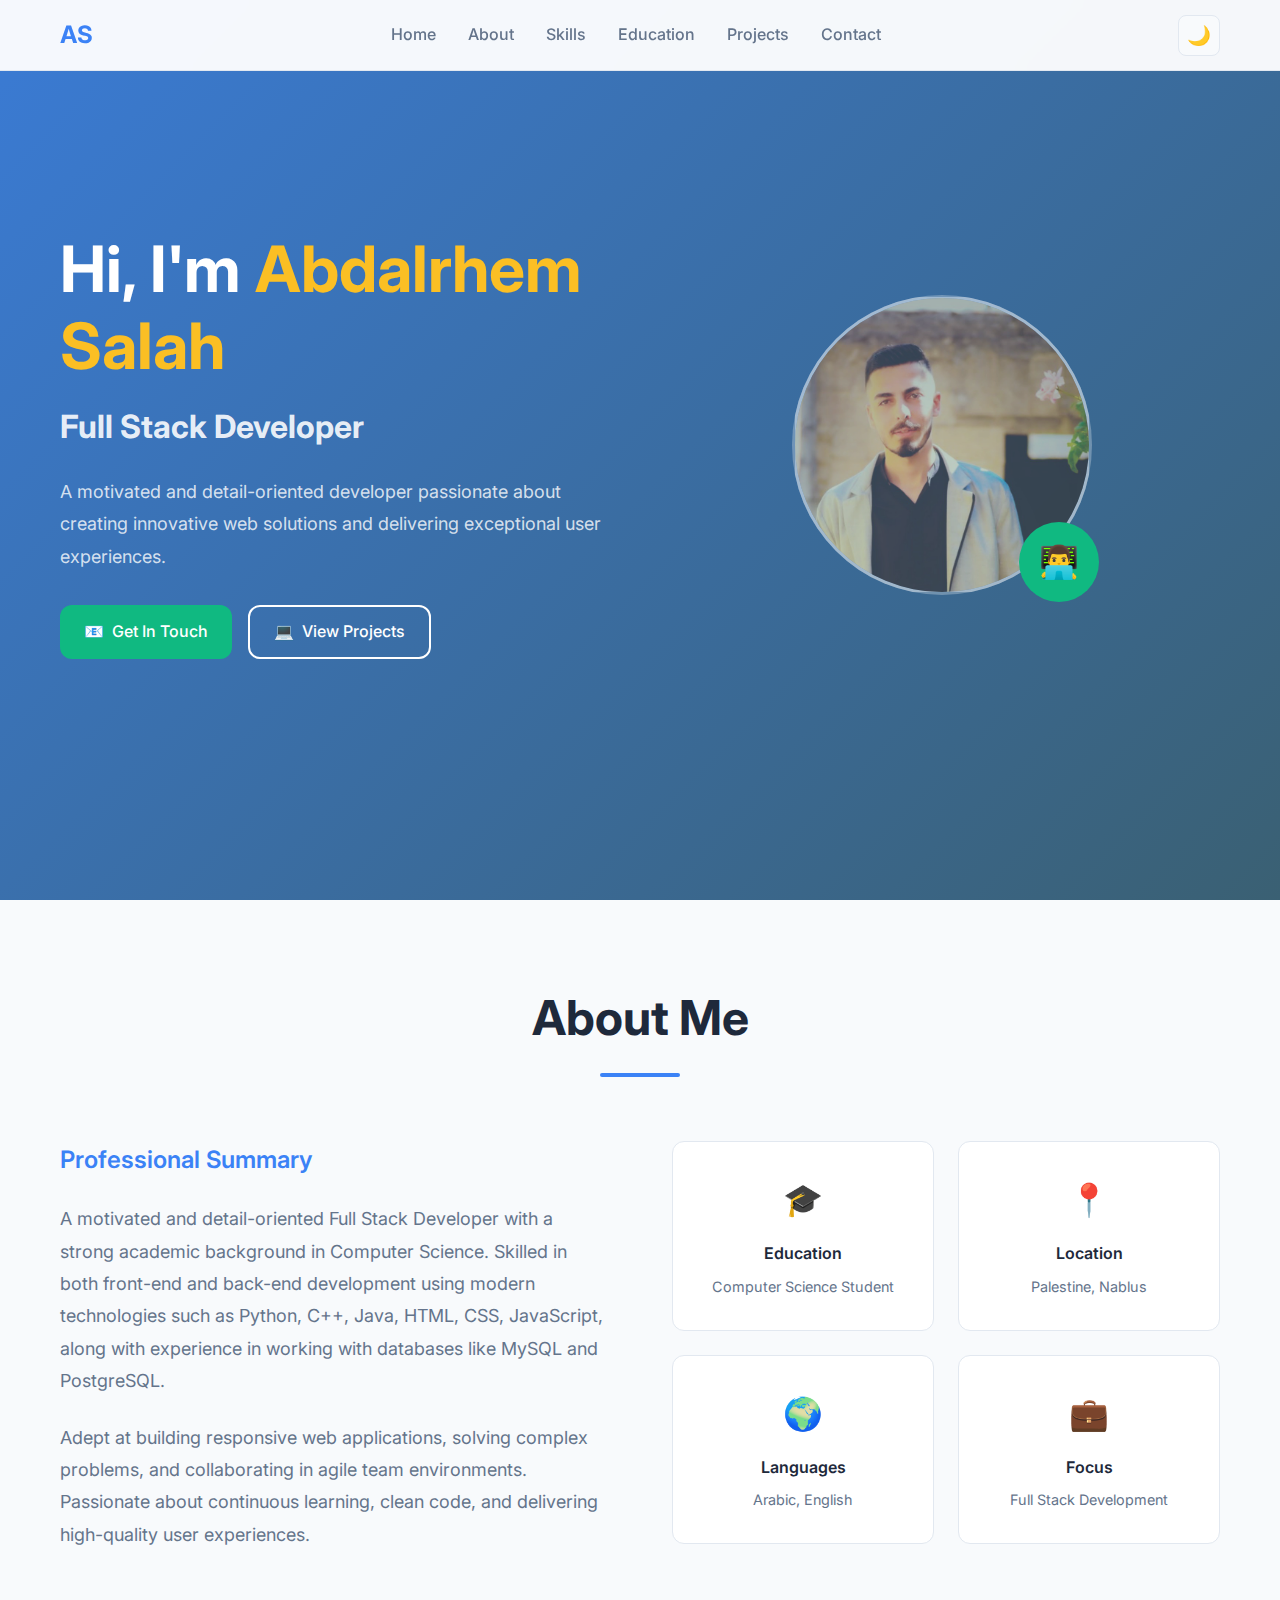
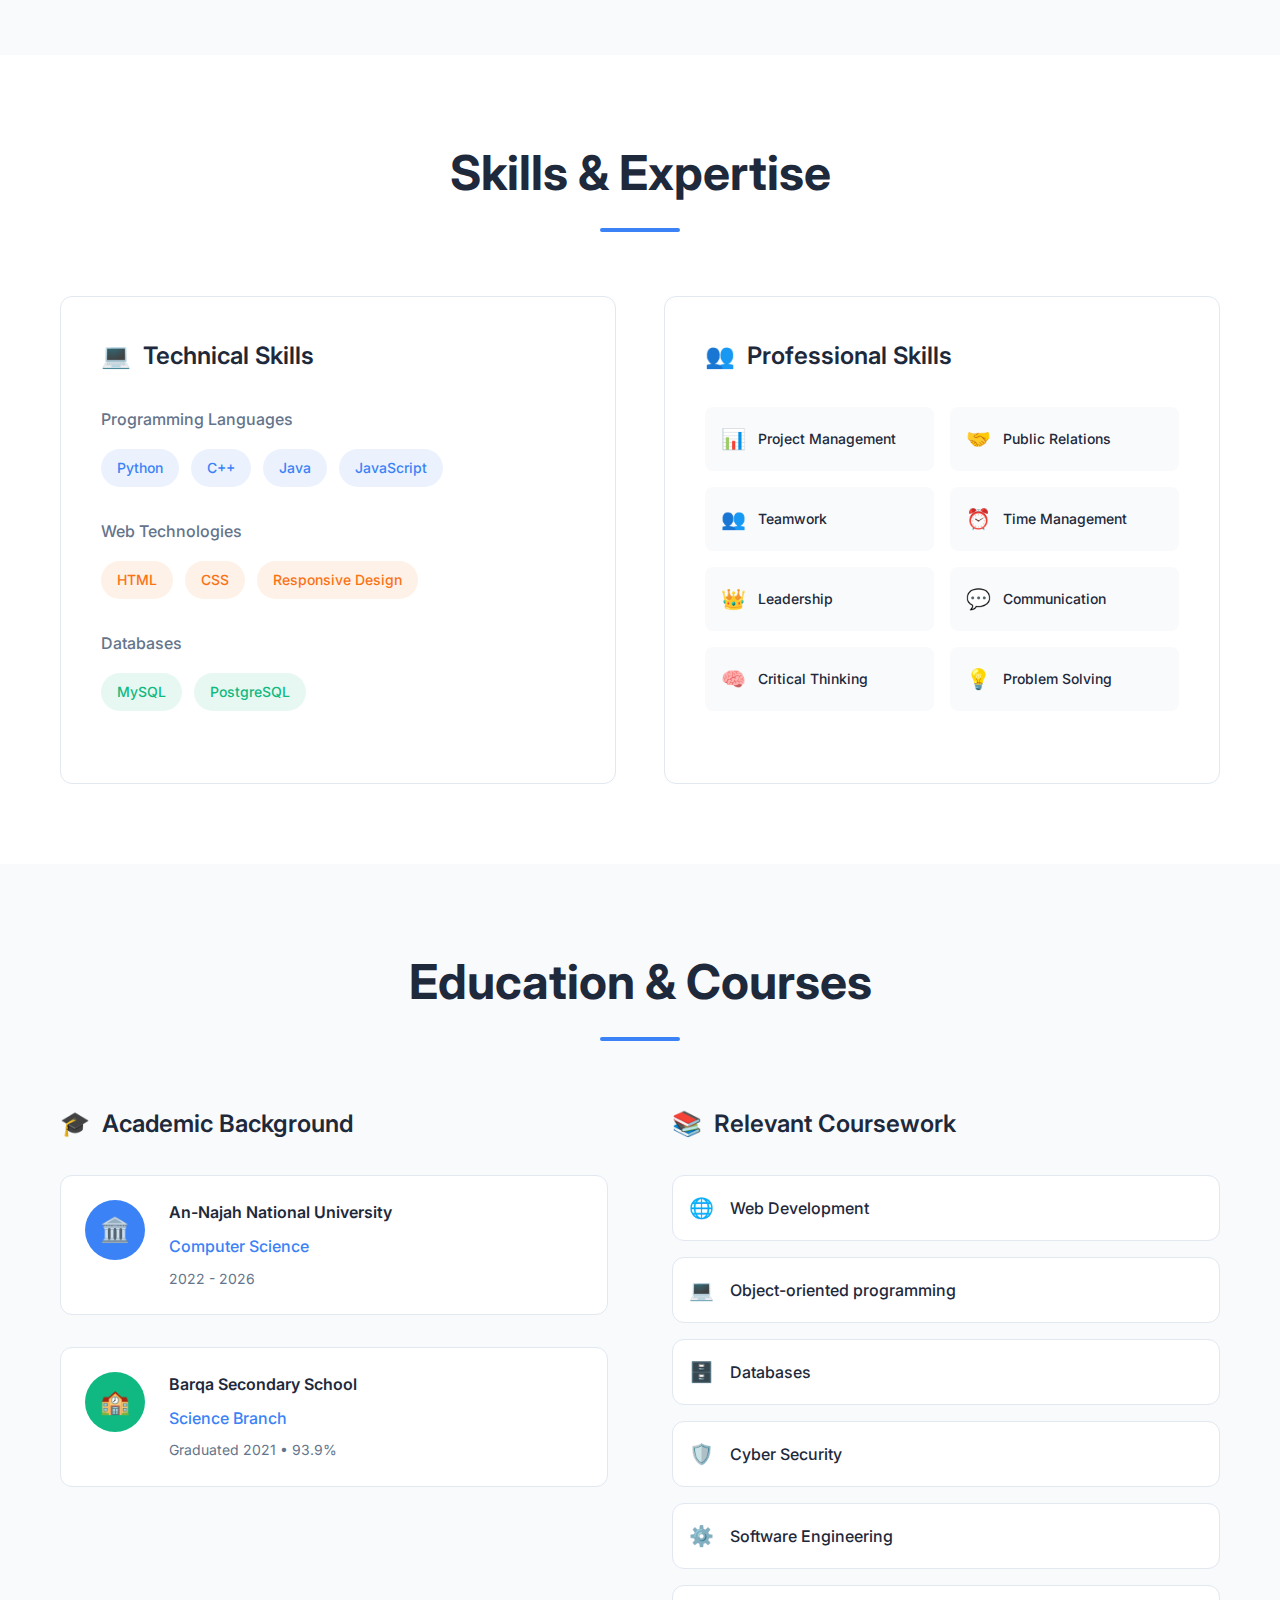
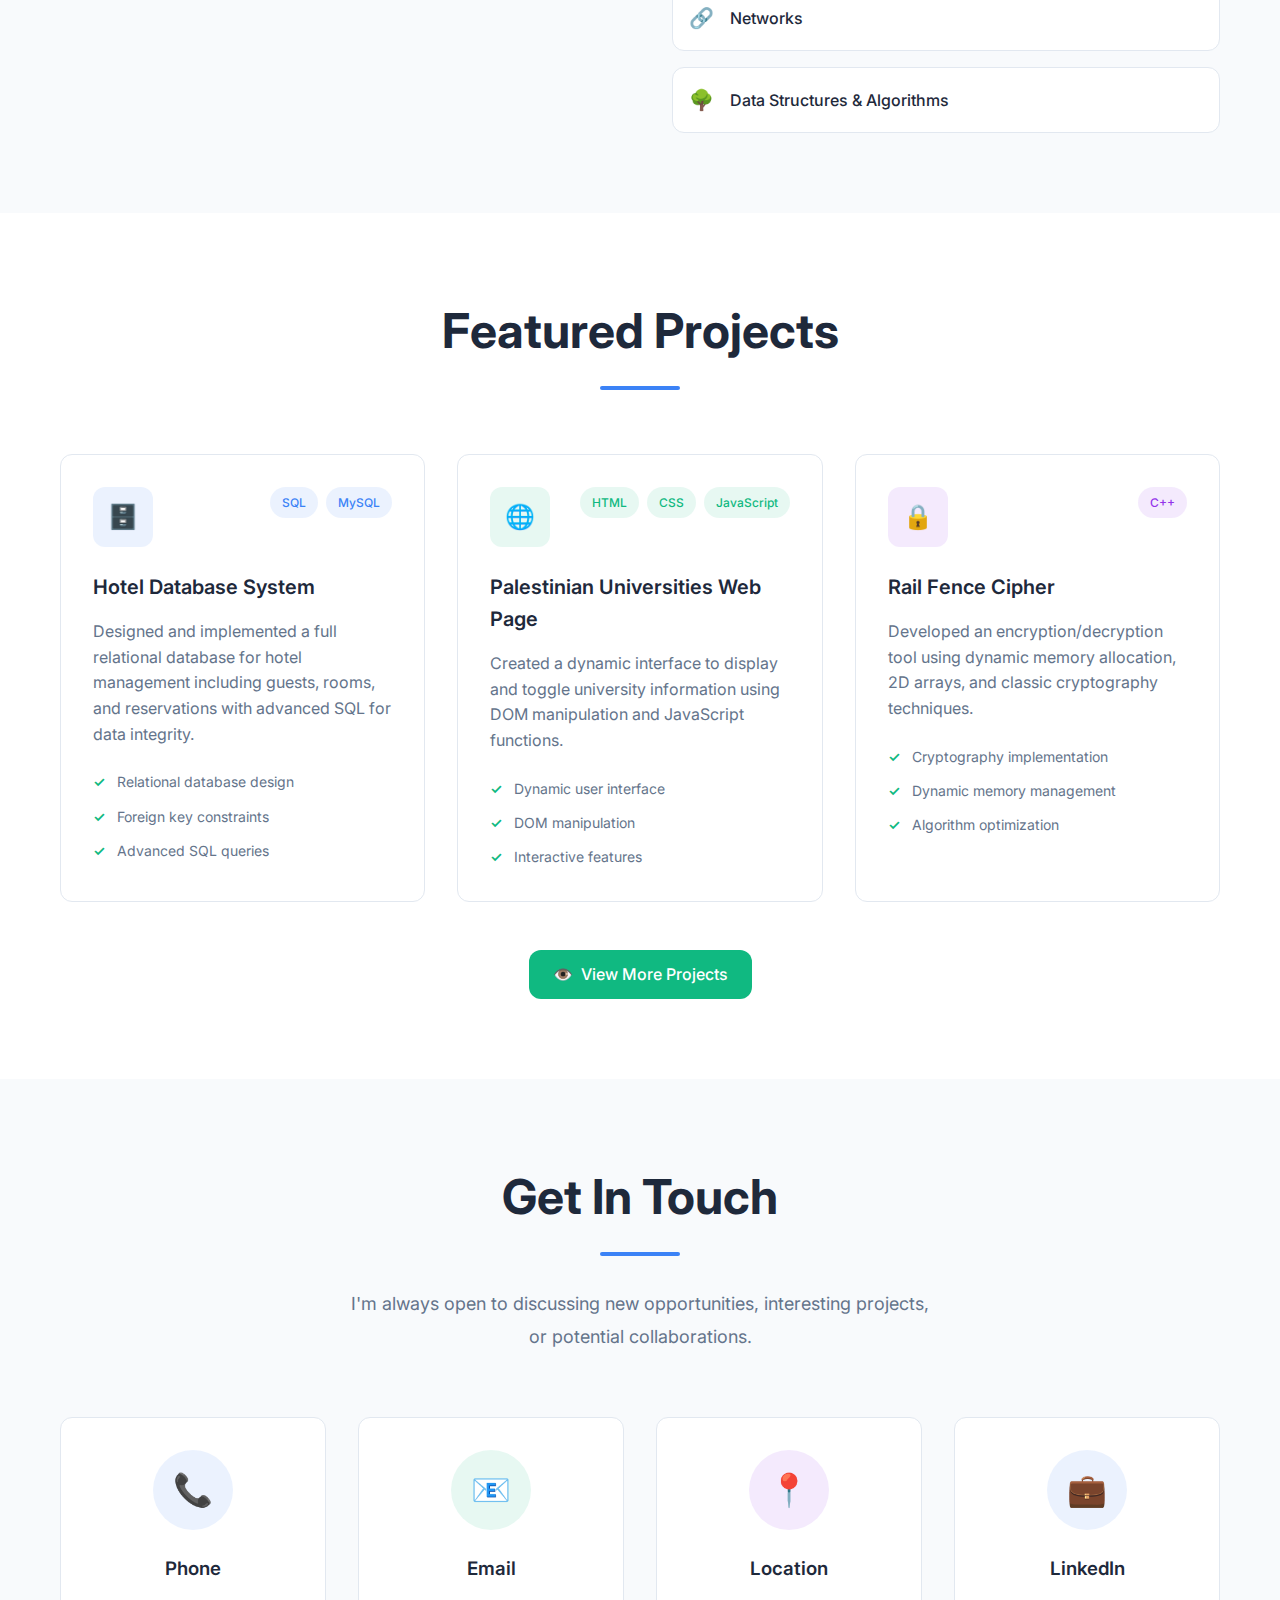
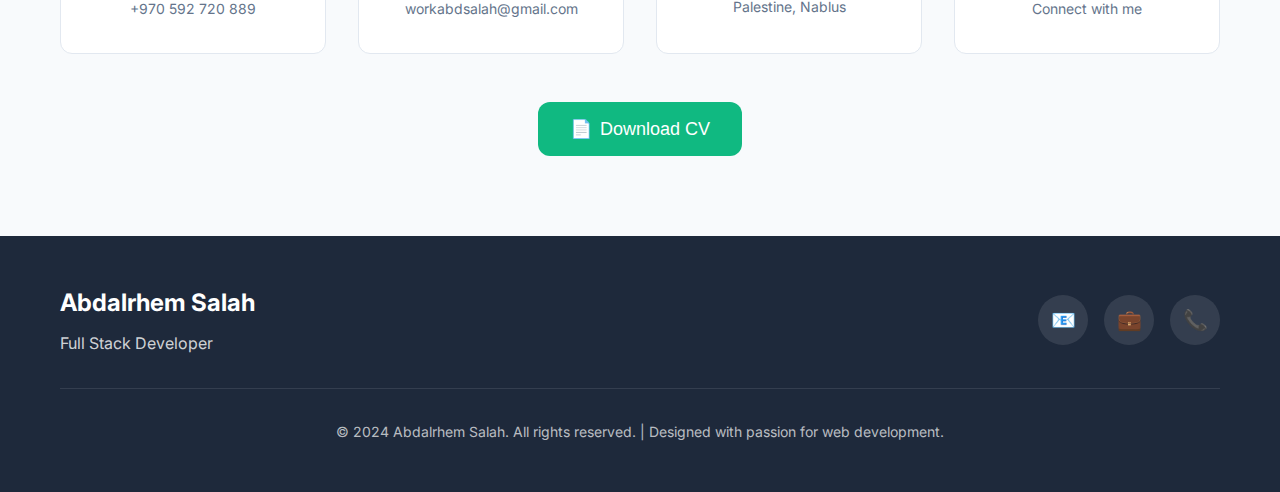
<file: index.html>
<!DOCTYPE html>
<html lang="en">
<head>
    <meta charset="UTF-8">
    <meta name="viewport" content="width=device-width, initial-scale=1.0">
    <title>Abdalrhem Salah - Full Stack Developer Portfolio</title>
    <meta name="description" content="Full Stack Developer portfolio showcasing projects in Python, C++, Java, JavaScript, and database management. Computer Science student passionate about web development.">
    <link rel="preconnect" href="https://fonts.googleapis.com">
    <link rel="preconnect" href="https://fonts.gstatic.com" crossorigin>
    <link href="https://fonts.googleapis.com/css2?family=Inter:wght@300;400;500;600;700&display=swap" rel="stylesheet">
    <link rel="stylesheet" href="css/style.css">
</head>
<body>
    <!-- Navigation -->
    <nav class="navbar" id="navbar">
        <div class="nav-container">
            <div class="nav-logo">
                <span class="logo-text">AS</span>
            </div>
            
            <ul class="nav-menu" id="nav-menu">
                <li><a href="#home" class="nav-link">Home</a></li>
                <li><a href="#about" class="nav-link">About</a></li>
                <li><a href="#skills" class="nav-link">Skills</a></li>
                <li><a href="#education" class="nav-link">Education</a></li>
                <li><a href="#projects" class="nav-link">Projects</a></li>
                <li><a href="#contact" class="nav-link">Contact</a></li>
            </ul>
            
            <div class="nav-toggle-container">
                <button class="theme-toggle" id="theme-toggle" aria-label="Toggle theme">
                    <span class="theme-icon" id="theme-icon">🌙</span>
                </button>
                <div class="hamburger" id="hamburger">
                    <span class="bar"></span>
                    <span class="bar"></span>
                    <span class="bar"></span>
                </div>
            </div>
        </div>
    </nav>

    <!-- Hero Section -->
    <section id="home" class="hero">
        <div class="hero-container">
            <div class="hero-content">
                <div class="hero-text">
                    <h1 class="hero-title">
                        Hi, I'm <span class="highlight">Abdalrhem Salah</span>
                    </h1>
                    <h2 class="hero-subtitle">Full Stack Developer</h2>
                    <p class="hero-description">
                        A motivated and detail-oriented developer passionate about creating innovative web solutions and delivering exceptional user experiences.
                    </p>
                    <div class="hero-buttons">
                        <a href="#contact" class="btn btn-primary">
                            <span class="btn-icon">📧</span>
                            Get In Touch
                        </a>
                        <a href="#projects" class="btn btn-secondary">
                            <span class="btn-icon">💻</span>
                            View Projects
                        </a>
                    </div>
                </div>
                <div class="hero-image">
                    <div class="profile-circle">
                        <div class="profile-image"><img src="image/img.jpg" alt="profile-image" class="profile-image"></div>
                        <div class="floating-badge">
                            <span class="badge-icon">👨‍💻</span>
                        </div>
                    </div>
                </div>
            </div>
        </div>
    </section>

    <!-- About Section -->
    <section id="about" class="about">
        <div class="container">
            <div class="section-header">
                <h2 class="section-title">About Me</h2>
                <div class="section-line"></div>
            </div>
            
            <div class="about-content">
                <div class="about-text">
                    <h3 class="about-subtitle">Professional Summary</h3>
                    <p class="about-description">
                        A motivated and detail-oriented Full Stack Developer with a strong academic background in Computer Science. 
                        Skilled in both front-end and back-end development using modern technologies such as Python, C++, Java, 
                        HTML, CSS, JavaScript, along with experience in working with databases like MySQL and PostgreSQL.
                    </p>
                    <p class="about-description">
                        Adept at building responsive web applications, solving complex problems, and collaborating in agile team environments. 
                        Passionate about continuous learning, clean code, and delivering high-quality user experiences.
                    </p>
                </div>
                
                <div class="about-features">
                    <div class="feature-card">
                        <div class="feature-icon">🎓</div>
                        <h4 class="feature-title">Education</h4>
                        <p class="feature-description">Computer Science Student</p>
                    </div>
                    <div class="feature-card">
                        <div class="feature-icon">📍</div>
                        <h4 class="feature-title">Location</h4>
                        <p class="feature-description">Palestine, Nablus</p>
                    </div>
                    <div class="feature-card">
                        <div class="feature-icon">🌍</div>
                        <h4 class="feature-title">Languages</h4>
                        <p class="feature-description">Arabic, English</p>
                    </div>
                    <div class="feature-card">
                        <div class="feature-icon">💼</div>
                        <h4 class="feature-title">Focus</h4>
                        <p class="feature-description">Full Stack Development</p>
                    </div>
                </div>
            </div>
        </div>
    </section>

    <!-- Skills Section -->
    <section id="skills" class="skills">
        <div class="container">
            <div class="section-header">
                <h2 class="section-title">Skills & Expertise</h2>
                <div class="section-line"></div>
            </div>
            
            <div class="skills-content">
                <div class="skills-card">
                    <h3 class="skills-card-title">
                        <span class="skills-icon">💻</span>
                        Technical Skills
                    </h3>
                    
                    <div class="skill-category">
                        <h4 class="category-title">Programming Languages</h4>
                        <div class="skill-tags">
                            <span class="skill-tag programming">Python</span>
                            <span class="skill-tag programming">C++</span>
                            <span class="skill-tag programming">Java</span>
                            <span class="skill-tag programming">JavaScript</span>
                        </div>
                    </div>
                    
                    <div class="skill-category">
                        <h4 class="category-title">Web Technologies</h4>
                        <div class="skill-tags">
                            <span class="skill-tag web">HTML</span>
                            <span class="skill-tag web">CSS</span>
                            <span class="skill-tag web">Responsive Design</span>
                        </div>
                    </div>
                    
                    <div class="skill-category">
                        <h4 class="category-title">Databases</h4>
                        <div class="skill-tags">
                            <span class="skill-tag database">MySQL</span>
                            <span class="skill-tag database">PostgreSQL</span>
                        </div>
                    </div>
                </div>
                
                <div class="skills-card">
                    <h3 class="skills-card-title">
                        <span class="skills-icon">👥</span>
                        Professional Skills
                    </h3>
                    
                    <div class="soft-skills-grid">
                        <div class="soft-skill">
                            <span class="soft-skill-icon">📊</span>
                            <span class="soft-skill-name">Project Management</span>
                        </div>
                        <div class="soft-skill">
                            <span class="soft-skill-icon">🤝</span>
                            <span class="soft-skill-name">Public Relations</span>
                        </div>
                        <div class="soft-skill">
                            <span class="soft-skill-icon">👥</span>
                            <span class="soft-skill-name">Teamwork</span>
                        </div>
                        <div class="soft-skill">
                            <span class="soft-skill-icon">⏰</span>
                            <span class="soft-skill-name">Time Management</span>
                        </div>
                        <div class="soft-skill">
                            <span class="soft-skill-icon">👑</span>
                            <span class="soft-skill-name">Leadership</span>
                        </div>
                        <div class="soft-skill">
                            <span class="soft-skill-icon">💬</span>
                            <span class="soft-skill-name">Communication</span>
                        </div>
                        <div class="soft-skill">
                            <span class="soft-skill-icon">🧠</span>
                            <span class="soft-skill-name">Critical Thinking</span>
                        </div>
                        <div class="soft-skill">
                            <span class="soft-skill-icon">💡</span>
                            <span class="soft-skill-name">Problem Solving</span>
                        </div>
                    </div>
                </div>
            </div>
        </div>
    </section>

    <!-- Education Section -->
    <section id="education" class="education">
        <div class="container">
            <div class="section-header">
                <h2 class="section-title">Education & Courses</h2>
                <div class="section-line"></div>
            </div>
            
            <div class="education-content">
                <div class="education-column">
                    <h3 class="education-subtitle">
                        <span class="education-icon">🎓</span>
                        Academic Background
                    </h3>
                    
                    <div class="education-item">
                        <div class="education-icon-wrapper university">
                            <span class="education-item-icon">🏛️</span>
                        </div>
                        <div class="education-details">
                            <h4 class="education-title">An-Najah National University</h4>
                            <p class="education-degree">Computer Science</p>
                            <p class="education-period">2022 - 2026</p>
                        </div>
                    </div>
                    
                    <div class="education-item">
                        <div class="education-icon-wrapper school">
                            <span class="education-item-icon">🏫</span>
                        </div>
                        <div class="education-details">
                            <h4 class="education-title">Barqa Secondary School</h4>
                            <p class="education-degree">Science Branch</p>
                            <p class="education-period">Graduated 2021 • 93.9%</p>
                        </div>
                    </div>
                </div>
                
                <div class="education-column">
                    <h3 class="education-subtitle">
                        <span class="education-icon">📚</span>
                        Relevant Coursework
                    </h3>
                    
                    <div class="courses-grid">
                        <div class="course-item">
                            <span class="course-icon">🌐</span>
                            <span class="course-name">Web Development</span>
                        </div>
                        <div class="course-item">
                            <span class="course-icon">💻</span>
                            <span class="course-name">Object-oriented programming</span>
                        </div>
                        <div class="course-item">
                            <span class="course-icon">🗄️</span>
                            <span class="course-name">Databases</span>
                        </div>
                        <div class="course-item">
                            <span class="course-icon">🛡️</span>
                            <span class="course-name">Cyber Security</span>
                        </div>
                        <div class="course-item">
                            <span class="course-icon">⚙️</span>
                            <span class="course-name">Software Engineering</span>
                        </div>
                        <div class="course-item">
                            <span class="course-icon">🔗</span>
                            <span class="course-name">Networks</span>
                        </div>
                        <div class="course-item">
                            <span class="course-icon">🌳</span>
                            <span class="course-name">Data Structures & Algorithms</span>
                        </div>
                    </div>
                </div>
            </div>
        </div>
    </section>

    <!-- Projects Section -->
    <section id="projects" class="projects">
        <div class="container">
            <div class="section-header">
                <h2 class="section-title">Featured Projects</h2>
                <div class="section-line"></div>
            </div>
            
            <div class="projects-grid">
                <div class="project-card">
                    <div class="project-header">
                        <div class="project-icon database-project">
                            <span class="project-icon-symbol">🗄️</span>
                        </div>
                        <div class="project-tags">
                            <span class="project-tag database-tag">SQL</span>
                            <span class="project-tag database-tag">MySQL</span>
                        </div>
                    </div>
                    <h3 class="project-title">Hotel Database System</h3>
                    <p class="project-description">
                        Designed and implemented a full relational database for hotel management including guests, rooms, and reservations with advanced SQL for data integrity.
                    </p>
                    <div class="project-features">
                        <div class="project-feature">
                            <span class="feature-check">✓</span>
                            <span class="feature-text">Relational database design</span>
                        </div>
                        <div class="project-feature">
                            <span class="feature-check">✓</span>
                            <span class="feature-text">Foreign key constraints</span>
                        </div>
                        <div class="project-feature">
                            <span class="feature-check">✓</span>
                            <span class="feature-text">Advanced SQL queries</span>
                        </div>
                    </div>
                </div>
                
                <div class="project-card">
                    <div class="project-header">
                        <div class="project-icon web-project">
                            <span class="project-icon-symbol">🌐</span>
                        </div>
                        <div class="project-tags">
                            <span class="project-tag web-tag">HTML</span>
                            <span class="project-tag web-tag">CSS</span>
                            <span class="project-tag web-tag">JavaScript</span>
                        </div>
                    </div>
                    <h3 class="project-title">Palestinian Universities Web Page</h3>
                    <p class="project-description">
                        Created a dynamic interface to display and toggle university information using DOM manipulation and JavaScript functions.
                    </p>
                    <div class="project-features">
                        <div class="project-feature">
                            <span class="feature-check">✓</span>
                            <span class="feature-text">Dynamic user interface</span>
                        </div>
                        <div class="project-feature">
                            <span class="feature-check">✓</span>
                            <span class="feature-text">DOM manipulation</span>
                        </div>
                        <div class="project-feature">
                            <span class="feature-check">✓</span>
                            <span class="feature-text">Interactive features</span>
                        </div>
                    </div>
                </div>
                
                <div class="project-card">
                    <div class="project-header">
                        <div class="project-icon security-project">
                            <span class="project-icon-symbol">🔒</span>
                        </div>
                        <div class="project-tags">
                            <span class="project-tag security-tag">C++</span>
                        </div>
                    </div>
                    <h3 class="project-title">Rail Fence Cipher</h3>
                    <p class="project-description">
                        Developed an encryption/decryption tool using dynamic memory allocation, 2D arrays, and classic cryptography techniques.
                    </p>
                    <div class="project-features">
                        <div class="project-feature">
                            <span class="feature-check">✓</span>
                            <span class="feature-text">Cryptography implementation</span>
                        </div>
                        <div class="project-feature">
                            <span class="feature-check">✓</span>
                            <span class="feature-text">Dynamic memory management</span>
                        </div>
                        <div class="project-feature">
                            <span class="feature-check">✓</span>
                            <span class="feature-text">Algorithm optimization</span>
                        </div>
                    </div>
                </div>
            </div>
            
            <div class="projects-cta">
                <a href="#contact" class="btn btn-primary">
                    <span class="btn-icon">👁️</span>
                    View More Projects
                </a>
            </div>
        </div>
    </section>

    <!-- Contact Section -->
    <section id="contact" class="contact">
        <div class="container">
            <div class="section-header">
                <h2 class="section-title">Get In Touch</h2>
                <div class="section-line"></div>
                <p class="section-description">
                    I'm always open to discussing new opportunities, interesting projects, or potential collaborations.
                </p>
            </div>
            
            <div class="contact-grid">
                <div class="contact-card">
                    <div class="contact-icon phone-icon">
                        <span class="contact-icon-symbol">📞</span>
                    </div>
                    <h3 class="contact-title">Phone</h3>
                    <a href="tel:+970592720889" class="contact-link">+970 592 720 889</a>
                </div>
                
                <div class="contact-card">
                    <div class="contact-icon email-icon">
                        <span class="contact-icon-symbol">📧</span>
                    </div>
                    <h3 class="contact-title">Email</h3>
                    <a href="mailto:workabdsalah@gmail.com" class="contact-link">workabdsalah@gmail.com</a>
                </div>
                
                <div class="contact-card">
                    <div class="contact-icon location-icon">
                        <span class="contact-icon-symbol">📍</span>
                    </div>
                    <h3 class="contact-title">Location</h3>
                    <p class="contact-text">Palestine, Nablus</p>
                </div>
                
                <div class="contact-card">
                    <div class="contact-icon linkedin-icon">
                        <span class="contact-icon-symbol">💼</span>
                    </div>
                    <h3 class="contact-title">LinkedIn</h3>
                    <a href="https://www.linkedin.com/in/abdalrheem-salah-416484314" target="_blank" rel="noopener noreferrer" class="contact-link">Connect with me</a>
                </div>
            </div>
            
            <div class="cv-download">
                <button class="btn btn-accent" id="download-cv">
                    <span class="btn-icon">📄</span>
                    Download CV
                </button>
            </div>
        </div>
    </section>

    <!-- Footer -->
    <footer class="footer">
        <div class="container">
            <div class="footer-content">
                <div class="footer-info">
                    <h3 class="footer-name">Abdalrhem Salah</h3>
                    <p class="footer-title">Full Stack Developer</p>
                </div>
                
                <div class="footer-social">
                    <a href="mailto:workabdsalah@gmail.com" class="social-link" aria-label="Email">
                        <span class="social-icon">📧</span>
                    </a>
                    <a href="https://www.linkedin.com/in/abdalrheem-salah-416484314" target="_blank" rel="noopener noreferrer" class="social-link" aria-label="LinkedIn">
                        <span class="social-icon">💼</span>
                    </a>
                    <a href="tel:+970592720889" class="social-link" aria-label="Phone">
                        <span class="social-icon">📞</span>
                    </a>
                </div>
            </div>
            
            <div class="footer-bottom">
                <p class="footer-copyright">
                    © 2024 Abdalrhem Salah. All rights reserved. | Designed with passion for web development.
                </p>
            </div>
        </div>
    </footer>

    <script src="javascript/myscript.js"></script>
</body>
</html>
</file>
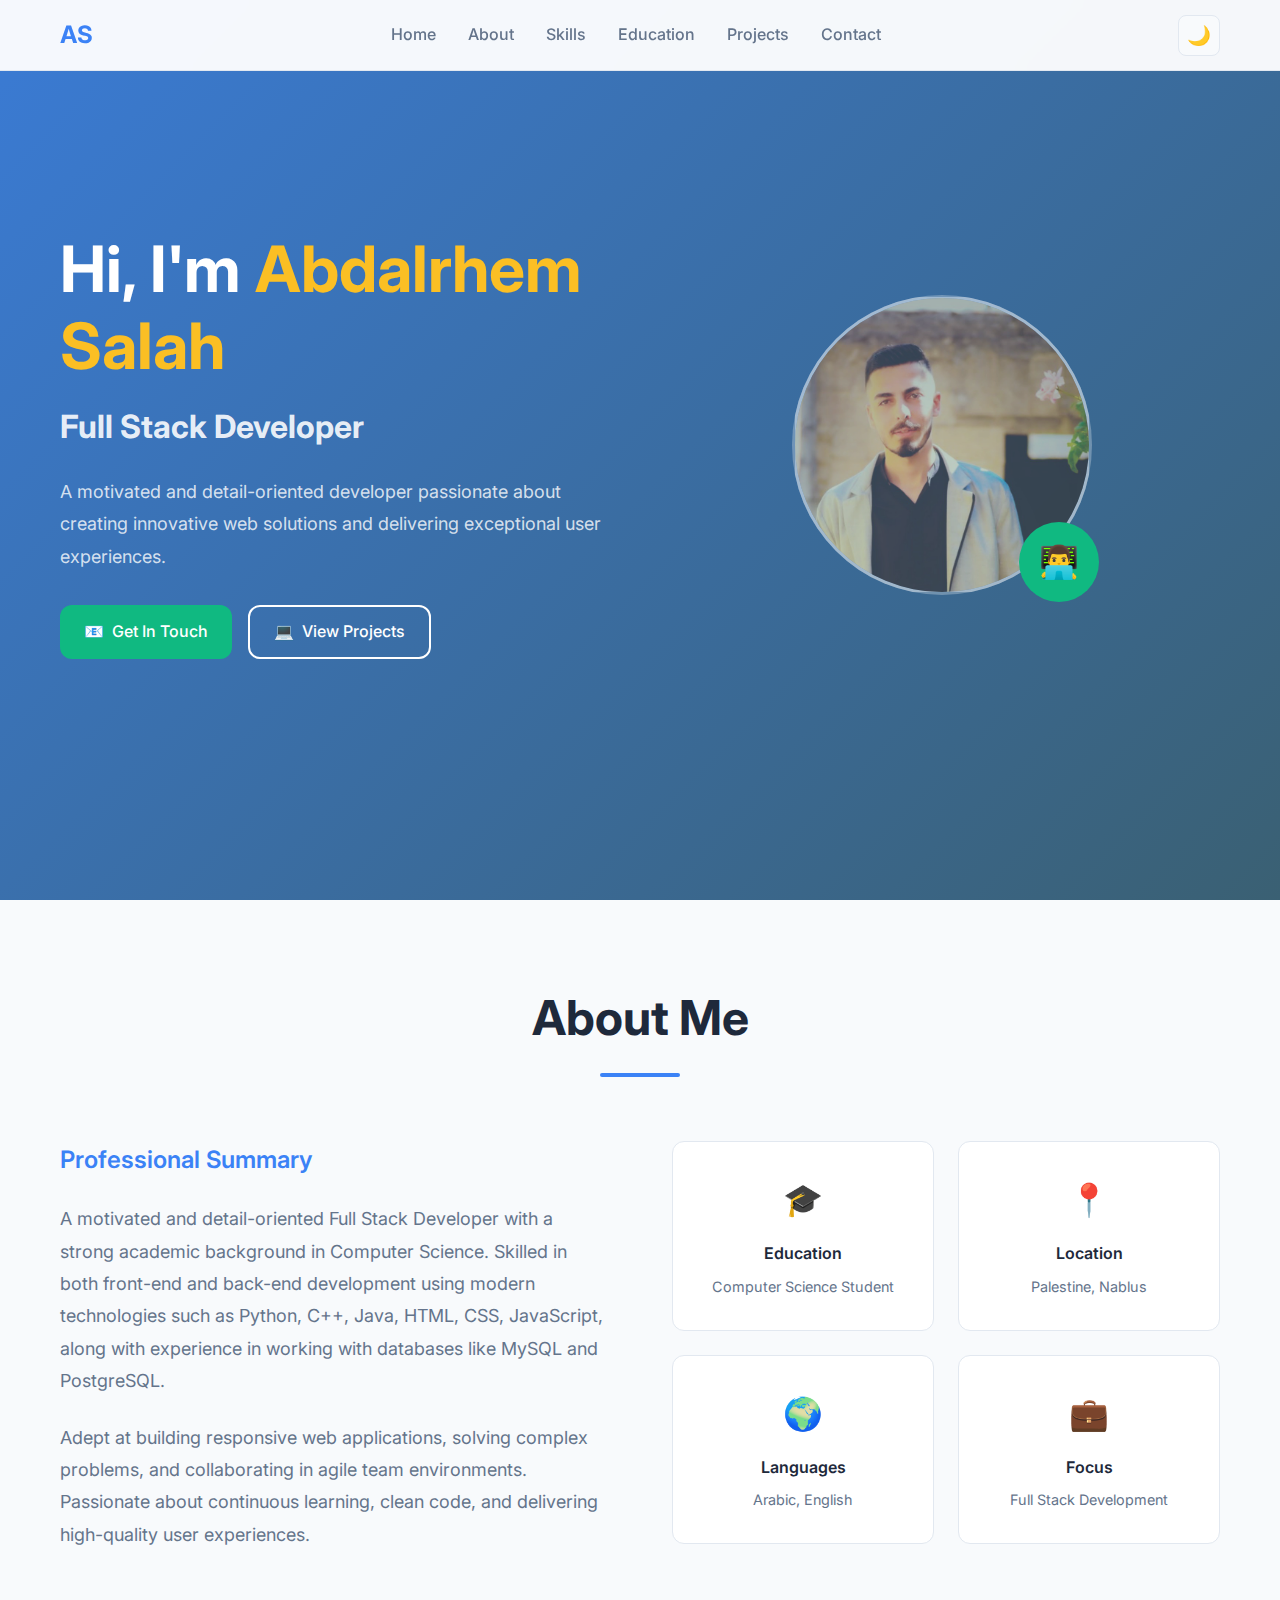
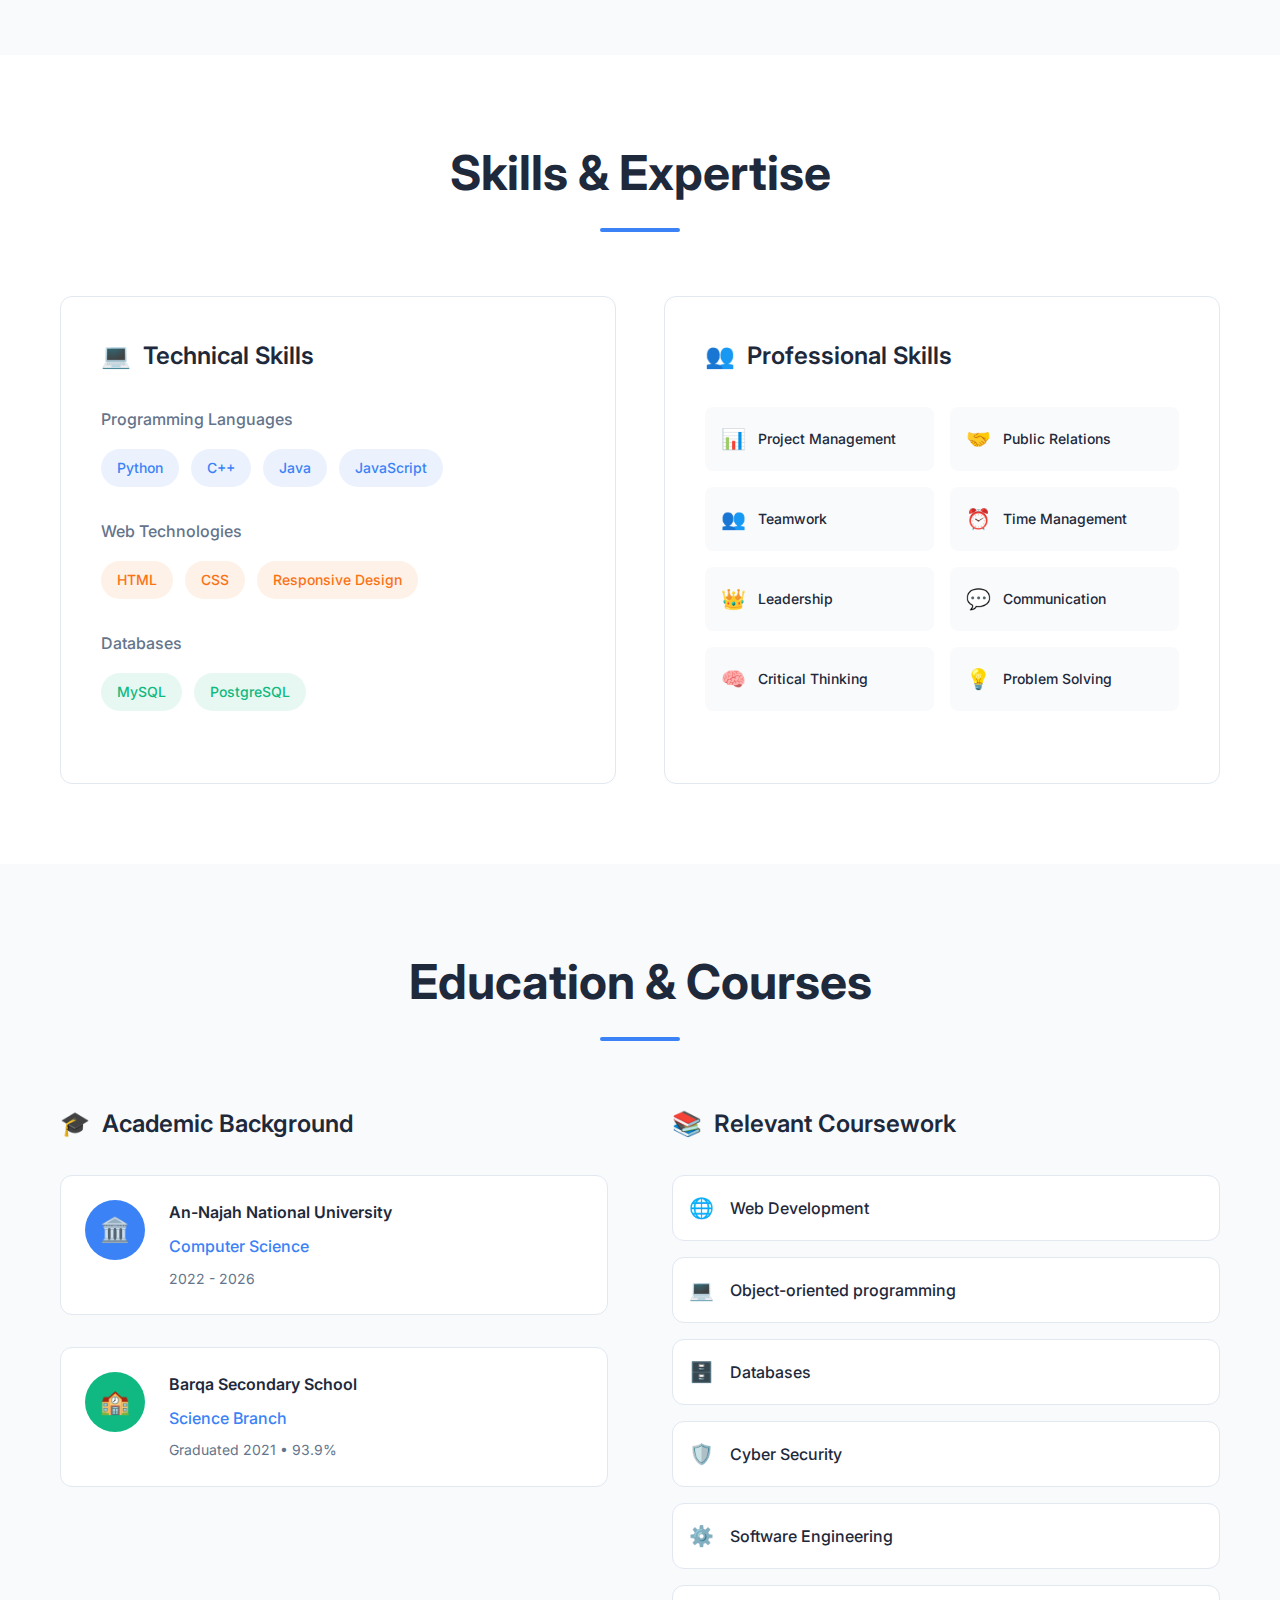
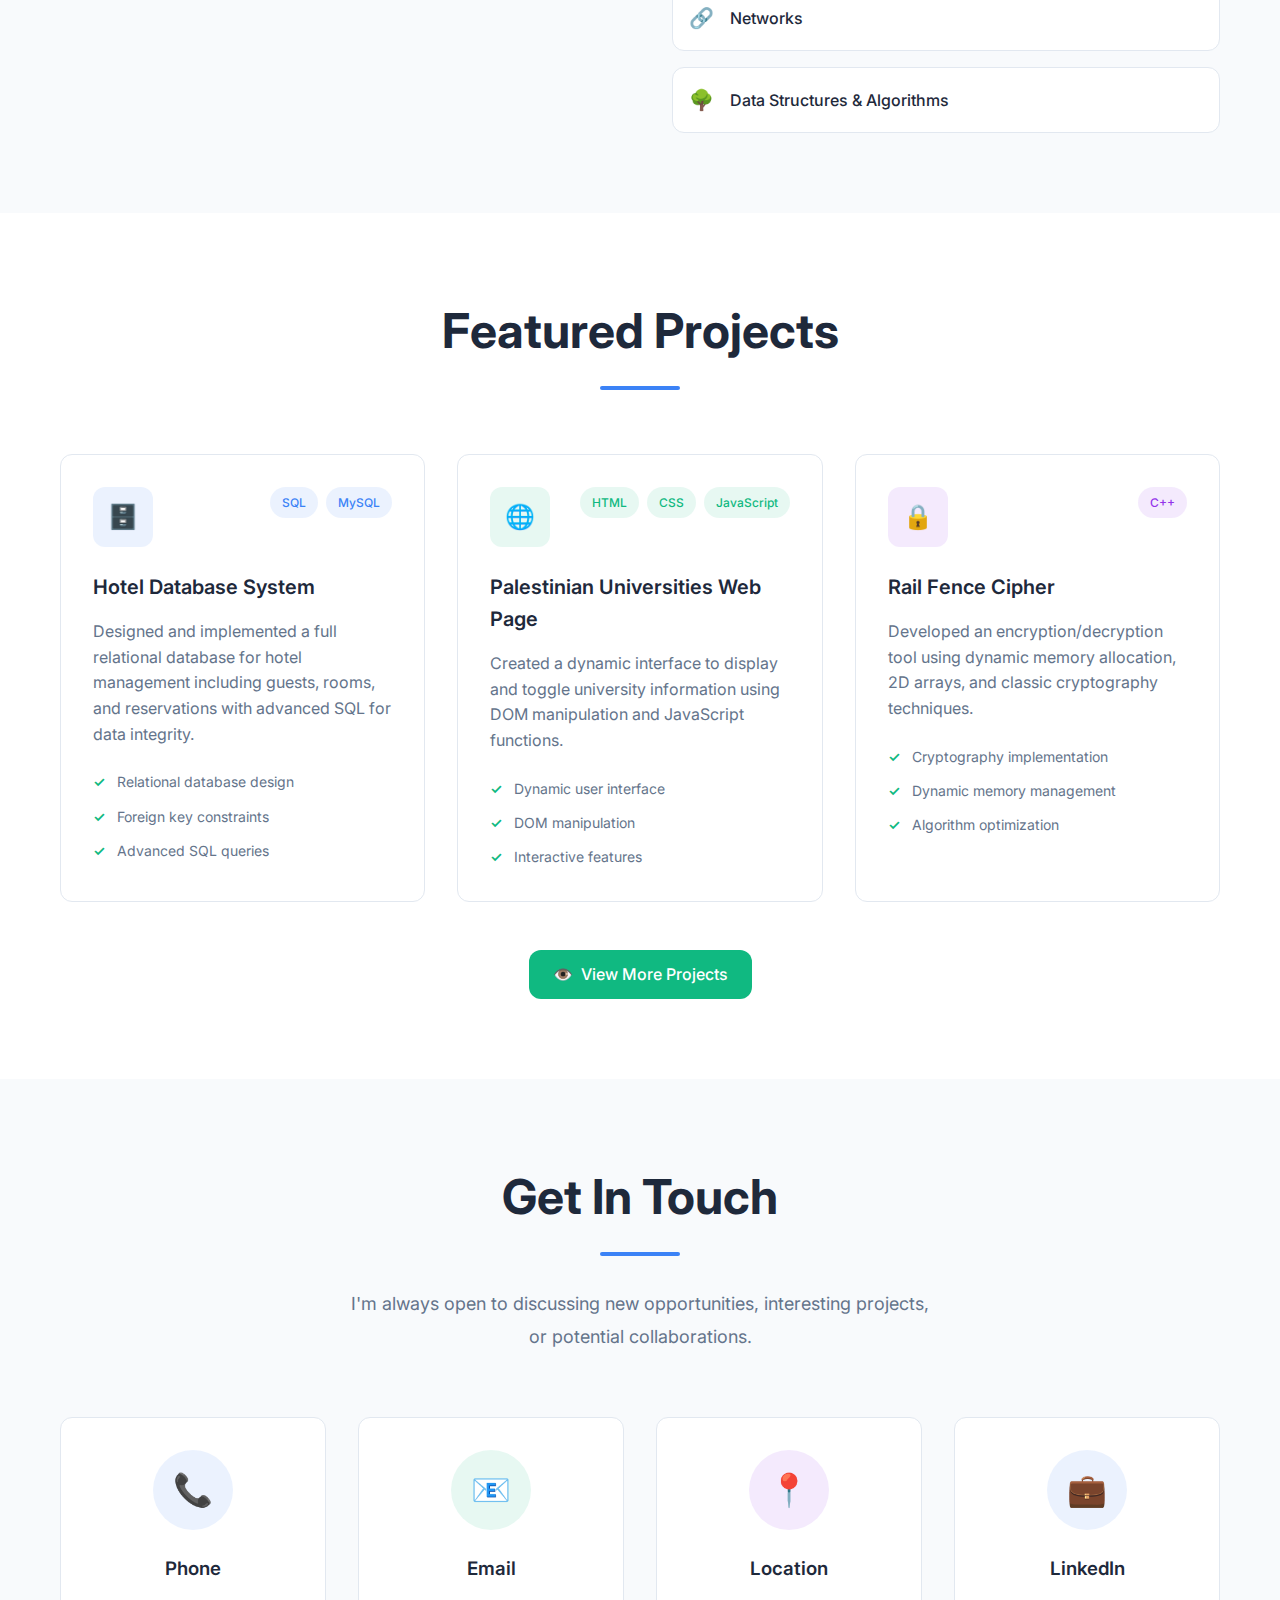
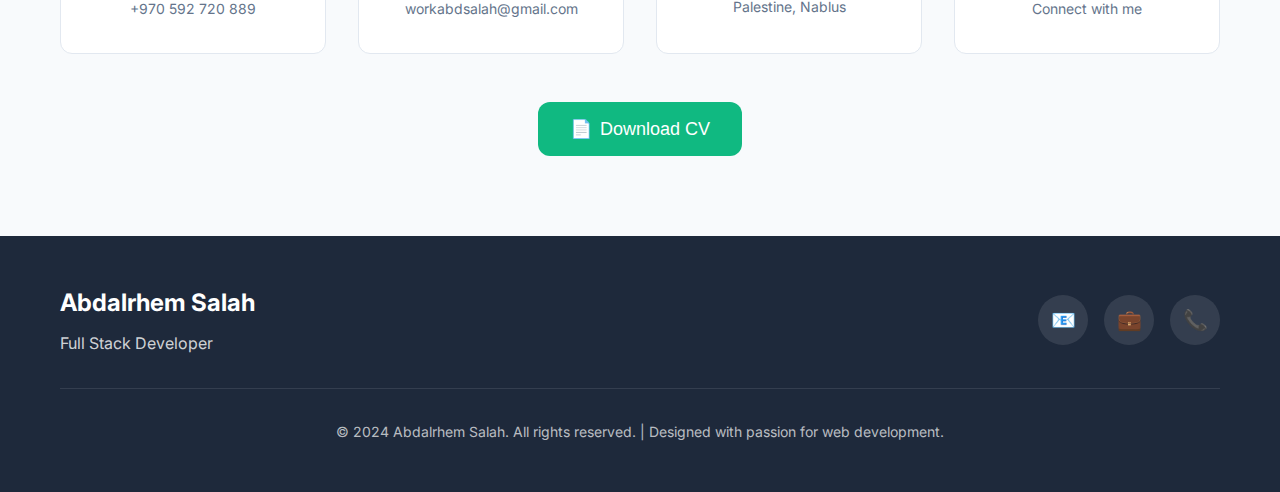
<file: portfolio.html>
<!DOCTYPE html>
<html lang="en">
<head>
    <meta charset="UTF-8">
    <meta name="viewport" content="width=device-width, initial-scale=1.0">
    <title>Abdalrhem Salah - Full Stack Developer Portfolio</title>
    <meta name="description" content="Full Stack Developer portfolio showcasing projects in Python, C++, Java, JavaScript, and database management. Computer Science student passionate about web development.">
    <link rel="preconnect" href="https://fonts.googleapis.com">
    <link rel="preconnect" href="https://fonts.gstatic.com" crossorigin>
    <link href="https://fonts.googleapis.com/css2?family=Inter:wght@300;400;500;600;700&display=swap" rel="stylesheet">
    <link rel="stylesheet" href="css/style.css">
</head>
<body>
    <!-- Navigation -->
    <nav class="navbar" id="navbar">
        <div class="nav-container">
            <div class="nav-logo">
                <span class="logo-text">AS</span>
            </div>
            
            <ul class="nav-menu" id="nav-menu">
                <li><a href="#home" class="nav-link">Home</a></li>
                <li><a href="#about" class="nav-link">About</a></li>
                <li><a href="#skills" class="nav-link">Skills</a></li>
                <li><a href="#education" class="nav-link">Education</a></li>
                <li><a href="#projects" class="nav-link">Projects</a></li>
                <li><a href="#contact" class="nav-link">Contact</a></li>
            </ul>
            
            <div class="nav-toggle-container">
                <button class="theme-toggle" id="theme-toggle" aria-label="Toggle theme">
                    <span class="theme-icon" id="theme-icon">🌙</span>
                </button>
                <div class="hamburger" id="hamburger">
                    <span class="bar"></span>
                    <span class="bar"></span>
                    <span class="bar"></span>
                </div>
            </div>
        </div>
    </nav>

    <!-- Hero Section -->
    <section id="home" class="hero">
        <div class="hero-container">
            <div class="hero-content">
                <div class="hero-text">
                    <h1 class="hero-title">
                        Hi, I'm <span class="highlight">Abdalrhem Salah</span>
                    </h1>
                    <h2 class="hero-subtitle">Full Stack Developer</h2>
                    <p class="hero-description">
                        A motivated and detail-oriented developer passionate about creating innovative web solutions and delivering exceptional user experiences.
                    </p>
                    <div class="hero-buttons">
                        <a href="#contact" class="btn btn-primary">
                            <span class="btn-icon">📧</span>
                            Get In Touch
                        </a>
                        <a href="#projects" class="btn btn-secondary">
                            <span class="btn-icon">💻</span>
                            View Projects
                        </a>
                    </div>
                </div>
                <div class="hero-image">
                    <div class="profile-circle">
                        <div class="profile-image"><img src="image/img.jpg" alt="profile-image" class="profile-image"></div>
                        <div class="floating-badge">
                            <span class="badge-icon">👨‍💻</span>
                        </div>
                    </div>
                </div>
            </div>
        </div>
    </section>

    <!-- About Section -->
    <section id="about" class="about">
        <div class="container">
            <div class="section-header">
                <h2 class="section-title">About Me</h2>
                <div class="section-line"></div>
            </div>
            
            <div class="about-content">
                <div class="about-text">
                    <h3 class="about-subtitle">Professional Summary</h3>
                    <p class="about-description">
                        A motivated and detail-oriented Full Stack Developer with a strong academic background in Computer Science. 
                        Skilled in both front-end and back-end development using modern technologies such as Python, C++, Java, 
                        HTML, CSS, JavaScript, along with experience in working with databases like MySQL and PostgreSQL.
                    </p>
                    <p class="about-description">
                        Adept at building responsive web applications, solving complex problems, and collaborating in agile team environments. 
                        Passionate about continuous learning, clean code, and delivering high-quality user experiences.
                    </p>
                </div>
                
                <div class="about-features">
                    <div class="feature-card">
                        <div class="feature-icon">🎓</div>
                        <h4 class="feature-title">Education</h4>
                        <p class="feature-description">Computer Science Student</p>
                    </div>
                    <div class="feature-card">
                        <div class="feature-icon">📍</div>
                        <h4 class="feature-title">Location</h4>
                        <p class="feature-description">Palestine, Nablus</p>
                    </div>
                    <div class="feature-card">
                        <div class="feature-icon">🌍</div>
                        <h4 class="feature-title">Languages</h4>
                        <p class="feature-description">Arabic, English</p>
                    </div>
                    <div class="feature-card">
                        <div class="feature-icon">💼</div>
                        <h4 class="feature-title">Focus</h4>
                        <p class="feature-description">Full Stack Development</p>
                    </div>
                </div>
            </div>
        </div>
    </section>

    <!-- Skills Section -->
    <section id="skills" class="skills">
        <div class="container">
            <div class="section-header">
                <h2 class="section-title">Skills & Expertise</h2>
                <div class="section-line"></div>
            </div>
            
            <div class="skills-content">
                <div class="skills-card">
                    <h3 class="skills-card-title">
                        <span class="skills-icon">💻</span>
                        Technical Skills
                    </h3>
                    
                    <div class="skill-category">
                        <h4 class="category-title">Programming Languages</h4>
                        <div class="skill-tags">
                            <span class="skill-tag programming">Python</span>
                            <span class="skill-tag programming">C++</span>
                            <span class="skill-tag programming">Java</span>
                            <span class="skill-tag programming">JavaScript</span>
                        </div>
                    </div>
                    
                    <div class="skill-category">
                        <h4 class="category-title">Web Technologies</h4>
                        <div class="skill-tags">
                            <span class="skill-tag web">HTML</span>
                            <span class="skill-tag web">CSS</span>
                            <span class="skill-tag web">Responsive Design</span>
                        </div>
                    </div>
                    
                    <div class="skill-category">
                        <h4 class="category-title">Databases</h4>
                        <div class="skill-tags">
                            <span class="skill-tag database">MySQL</span>
                            <span class="skill-tag database">PostgreSQL</span>
                        </div>
                    </div>
                </div>
                
                <div class="skills-card">
                    <h3 class="skills-card-title">
                        <span class="skills-icon">👥</span>
                        Professional Skills
                    </h3>
                    
                    <div class="soft-skills-grid">
                        <div class="soft-skill">
                            <span class="soft-skill-icon">📊</span>
                            <span class="soft-skill-name">Project Management</span>
                        </div>
                        <div class="soft-skill">
                            <span class="soft-skill-icon">🤝</span>
                            <span class="soft-skill-name">Public Relations</span>
                        </div>
                        <div class="soft-skill">
                            <span class="soft-skill-icon">👥</span>
                            <span class="soft-skill-name">Teamwork</span>
                        </div>
                        <div class="soft-skill">
                            <span class="soft-skill-icon">⏰</span>
                            <span class="soft-skill-name">Time Management</span>
                        </div>
                        <div class="soft-skill">
                            <span class="soft-skill-icon">👑</span>
                            <span class="soft-skill-name">Leadership</span>
                        </div>
                        <div class="soft-skill">
                            <span class="soft-skill-icon">💬</span>
                            <span class="soft-skill-name">Communication</span>
                        </div>
                        <div class="soft-skill">
                            <span class="soft-skill-icon">🧠</span>
                            <span class="soft-skill-name">Critical Thinking</span>
                        </div>
                        <div class="soft-skill">
                            <span class="soft-skill-icon">💡</span>
                            <span class="soft-skill-name">Problem Solving</span>
                        </div>
                    </div>
                </div>
            </div>
        </div>
    </section>

    <!-- Education Section -->
    <section id="education" class="education">
        <div class="container">
            <div class="section-header">
                <h2 class="section-title">Education & Courses</h2>
                <div class="section-line"></div>
            </div>
            
            <div class="education-content">
                <div class="education-column">
                    <h3 class="education-subtitle">
                        <span class="education-icon">🎓</span>
                        Academic Background
                    </h3>
                    
                    <div class="education-item">
                        <div class="education-icon-wrapper university">
                            <span class="education-item-icon">🏛️</span>
                        </div>
                        <div class="education-details">
                            <h4 class="education-title">An-Najah National University</h4>
                            <p class="education-degree">Computer Science</p>
                            <p class="education-period">2022 - 2026</p>
                        </div>
                    </div>
                    
                    <div class="education-item">
                        <div class="education-icon-wrapper school">
                            <span class="education-item-icon">🏫</span>
                        </div>
                        <div class="education-details">
                            <h4 class="education-title">Barqa Secondary School</h4>
                            <p class="education-degree">Science Branch</p>
                            <p class="education-period">Graduated 2021 • 93.9%</p>
                        </div>
                    </div>
                </div>
                
                <div class="education-column">
                    <h3 class="education-subtitle">
                        <span class="education-icon">📚</span>
                        Relevant Coursework
                    </h3>
                    
                    <div class="courses-grid">
                        <div class="course-item">
                            <span class="course-icon">🌐</span>
                            <span class="course-name">Web Development</span>
                        </div>
                        <div class="course-item">
                            <span class="course-icon">💻</span>
                            <span class="course-name">Object-oriented programming</span>
                        </div>
                        <div class="course-item">
                            <span class="course-icon">🗄️</span>
                            <span class="course-name">Databases</span>
                        </div>
                        <div class="course-item">
                            <span class="course-icon">🛡️</span>
                            <span class="course-name">Cyber Security</span>
                        </div>
                        <div class="course-item">
                            <span class="course-icon">⚙️</span>
                            <span class="course-name">Software Engineering</span>
                        </div>
                        <div class="course-item">
                            <span class="course-icon">🔗</span>
                            <span class="course-name">Networks</span>
                        </div>
                        <div class="course-item">
                            <span class="course-icon">🌳</span>
                            <span class="course-name">Data Structures & Algorithms</span>
                        </div>
                    </div>
                </div>
            </div>
        </div>
    </section>

    <!-- Projects Section -->
    <section id="projects" class="projects">
        <div class="container">
            <div class="section-header">
                <h2 class="section-title">Featured Projects</h2>
                <div class="section-line"></div>
            </div>
            
            <div class="projects-grid">
                <div class="project-card">
                    <div class="project-header">
                        <div class="project-icon database-project">
                            <span class="project-icon-symbol">🗄️</span>
                        </div>
                        <div class="project-tags">
                            <span class="project-tag database-tag">SQL</span>
                            <span class="project-tag database-tag">MySQL</span>
                        </div>
                    </div>
                    <h3 class="project-title">Hotel Database System</h3>
                    <p class="project-description">
                        Designed and implemented a full relational database for hotel management including guests, rooms, and reservations with advanced SQL for data integrity.
                    </p>
                    <div class="project-features">
                        <div class="project-feature">
                            <span class="feature-check">✓</span>
                            <span class="feature-text">Relational database design</span>
                        </div>
                        <div class="project-feature">
                            <span class="feature-check">✓</span>
                            <span class="feature-text">Foreign key constraints</span>
                        </div>
                        <div class="project-feature">
                            <span class="feature-check">✓</span>
                            <span class="feature-text">Advanced SQL queries</span>
                        </div>
                    </div>
                </div>
                
                <div class="project-card">
                    <div class="project-header">
                        <div class="project-icon web-project">
                            <span class="project-icon-symbol">🌐</span>
                        </div>
                        <div class="project-tags">
                            <span class="project-tag web-tag">HTML</span>
                            <span class="project-tag web-tag">CSS</span>
                            <span class="project-tag web-tag">JavaScript</span>
                        </div>
                    </div>
                    <h3 class="project-title">Palestinian Universities Web Page</h3>
                    <p class="project-description">
                        Created a dynamic interface to display and toggle university information using DOM manipulation and JavaScript functions.
                    </p>
                    <div class="project-features">
                        <div class="project-feature">
                            <span class="feature-check">✓</span>
                            <span class="feature-text">Dynamic user interface</span>
                        </div>
                        <div class="project-feature">
                            <span class="feature-check">✓</span>
                            <span class="feature-text">DOM manipulation</span>
                        </div>
                        <div class="project-feature">
                            <span class="feature-check">✓</span>
                            <span class="feature-text">Interactive features</span>
                        </div>
                    </div>
                </div>
                
                <div class="project-card">
                    <div class="project-header">
                        <div class="project-icon security-project">
                            <span class="project-icon-symbol">🔒</span>
                        </div>
                        <div class="project-tags">
                            <span class="project-tag security-tag">C++</span>
                        </div>
                    </div>
                    <h3 class="project-title">Rail Fence Cipher</h3>
                    <p class="project-description">
                        Developed an encryption/decryption tool using dynamic memory allocation, 2D arrays, and classic cryptography techniques.
                    </p>
                    <div class="project-features">
                        <div class="project-feature">
                            <span class="feature-check">✓</span>
                            <span class="feature-text">Cryptography implementation</span>
                        </div>
                        <div class="project-feature">
                            <span class="feature-check">✓</span>
                            <span class="feature-text">Dynamic memory management</span>
                        </div>
                        <div class="project-feature">
                            <span class="feature-check">✓</span>
                            <span class="feature-text">Algorithm optimization</span>
                        </div>
                    </div>
                </div>
            </div>
            
            <div class="projects-cta">
                <a href="#contact" class="btn btn-primary">
                    <span class="btn-icon">👁️</span>
                    View More Projects
                </a>
            </div>
        </div>
    </section>

    <!-- Contact Section -->
    <section id="contact" class="contact">
        <div class="container">
            <div class="section-header">
                <h2 class="section-title">Get In Touch</h2>
                <div class="section-line"></div>
                <p class="section-description">
                    I'm always open to discussing new opportunities, interesting projects, or potential collaborations.
                </p>
            </div>
            
            <div class="contact-grid">
                <div class="contact-card">
                    <div class="contact-icon phone-icon">
                        <span class="contact-icon-symbol">📞</span>
                    </div>
                    <h3 class="contact-title">Phone</h3>
                    <a href="tel:+970592720889" class="contact-link">+970 592 720 889</a>
                </div>
                
                <div class="contact-card">
                    <div class="contact-icon email-icon">
                        <span class="contact-icon-symbol">📧</span>
                    </div>
                    <h3 class="contact-title">Email</h3>
                    <a href="mailto:workabdsalah@gmail.com" class="contact-link">workabdsalah@gmail.com</a>
                </div>
                
                <div class="contact-card">
                    <div class="contact-icon location-icon">
                        <span class="contact-icon-symbol">📍</span>
                    </div>
                    <h3 class="contact-title">Location</h3>
                    <p class="contact-text">Palestine, Nablus</p>
                </div>
                
                <div class="contact-card">
                    <div class="contact-icon linkedin-icon">
                        <span class="contact-icon-symbol">💼</span>
                    </div>
                    <h3 class="contact-title">LinkedIn</h3>
                    <a href="https://www.linkedin.com/in/abdalrheem-salah-416484314" target="_blank" rel="noopener noreferrer" class="contact-link">Connect with me</a>
                </div>
            </div>
            
            <div class="cv-download">
                <button class="btn btn-accent" id="download-cv">
                    <span class="btn-icon">📄</span>
                    Download CV
                </button>
            </div>
        </div>
    </section>

    <!-- Footer -->
    <footer class="footer">
        <div class="container">
            <div class="footer-content">
                <div class="footer-info">
                    <h3 class="footer-name">Abdalrhem Salah</h3>
                    <p class="footer-title">Full Stack Developer</p>
                </div>
                
                <div class="footer-social">
                    <a href="mailto:workabdsalah@gmail.com" class="social-link" aria-label="Email">
                        <span class="social-icon">📧</span>
                    </a>
                    <a href="https://www.linkedin.com/in/abdalrheem-salah-416484314" target="_blank" rel="noopener noreferrer" class="social-link" aria-label="LinkedIn">
                        <span class="social-icon">💼</span>
                    </a>
                    <a href="tel:+970592720889" class="social-link" aria-label="Phone">
                        <span class="social-icon">📞</span>
                    </a>
                </div>
            </div>
            
            <div class="footer-bottom">
                <p class="footer-copyright">
                    © 2024 Abdalrhem Salah. All rights reserved. | Designed with passion for web development.
                </p>
            </div>
        </div>
    </footer>

    <script src="javascript/myscript.js"></script>
</body>
</html>
</file>
<file: css/style.css>
/* CSS Variables for Theme Support */
:root {
    /* Light theme colors */
    --primary-color: #3b82f6;
    --primary-hover: #2563eb;
    --secondary-color: #64748b;
    --accent-color: #10b981;
    --accent-hover: #059669;
    --background-color: #ffffff;
    --background-alt: #f8fafc;
    --text-primary: #1e293b;
    --text-secondary: #64748b;
    --border-color: #e2e8f0;
    --card-background: #ffffff;
    --gradient-start: #3a7bd5;
    --gradient-end: #3a6073;
    
    /* Spacing and sizing */
    --max-width: 1200px;
    --section-padding: 80px 0;
    --border-radius: 12px;
    --transition: all 0.3s ease;
    --shadow: 0 4px 6px -1px rgba(0, 0, 0, 0.1), 0 2px 4px -1px rgba(0, 0, 0, 0.06);
    --shadow-hover: 0 10px 15px -3px rgba(0, 0, 0, 0.1), 0 4px 6px -2px rgba(0, 0, 0, 0.05);
}

/* Dark theme colors */
[data-theme="dark"] {
    --primary-color: #3b82f6;
    --primary-hover: #60a5fa;
    --secondary-color: #94a3b8;
    --accent-color: #10b981;
    --accent-hover: #34d399;
    --background-color: #0f172a;
    --background-alt: #1e293b;
    --text-primary: #f1f5f9;
    --text-secondary: #94a3b8;
    --border-color: #334155;
    --card-background: #1e293b;
    --gradient-start: #2f4f77;
    --gradient-end: #1f3247;
}

/* Reset and Base Styles */
* {
    margin: 0;
    padding: 0;
    box-sizing: border-box;
}

html {
    scroll-behavior: smooth;
    font-size: 16px;
}

body {
    font-family: 'Inter', -apple-system, BlinkMacSystemFont, 'Segoe UI', Roboto, sans-serif;
    line-height: 1.6;
    color: var(--text-primary);
    background-color: var(--background-color);
    transition: var(--transition);
}

/* Container */
.container {
    max-width: var(--max-width);
    margin: 0 auto;
    padding: 0 20px;
}

/* Navigation Styles */
.navbar {
    position: fixed;
    top: 0;
    left: 0;
    right: 0;
    z-index: 1000;
    background: rgba(255, 255, 255, 0.95);
    backdrop-filter: blur(10px);
    border-bottom: 1px solid var(--border-color);
    transition: var(--transition);
}

[data-theme="dark"] .navbar {
    background: rgba(15, 23, 42, 0.95);
}

.nav-container {
    max-width: var(--max-width);
    margin: 0 auto;
    padding: 0 20px;
    display: flex;
    justify-content: space-between;
    align-items: center;
    height: 70px;
}

.nav-logo .logo-text {
    font-size: 1.5rem;
    font-weight: 700;
    color: var(--primary-color);
}

.nav-menu {
    display: flex;
    list-style: none;
    gap: 2rem;
}

.nav-link {
    text-decoration: none;
    color: var(--text-secondary);
    font-weight: 500;
    transition: var(--transition);
    position: relative;
}

.nav-link:hover,
.nav-link.active {
    color: var(--primary-color);
}

.nav-link::after {
    content: '';
    position: absolute;
    bottom: -5px;
    left: 0;
    width: 0;
    height: 2px;
    background: var(--primary-color);
    transition: var(--transition);
}

.nav-link:hover::after,
.nav-link.active::after {
    width: 100%;
}

.nav-toggle-container {
    display: flex;
    align-items: center;
    gap: 1rem;
}

.theme-toggle {
    background: var(--background-alt);
    border: 1px solid var(--border-color);
    border-radius: 8px;
    padding: 8px;
    cursor: pointer;
    transition: var(--transition);
    font-size: 1.2rem;
}

.theme-toggle:hover {
    background: var(--border-color);
}

.hamburger {
    display: none;
    flex-direction: column;
    cursor: pointer;
    padding: 8px;
}

.hamburger .bar {
    width: 25px;
    height: 3px;
    background: var(--text-primary);
    margin: 3px 0;
    transition: var(--transition);
    border-radius: 2px;
}

/* Hero Section */
.hero {
    min-height: 100vh;
    display: flex;
    align-items: center;
    background: linear-gradient(135deg, var(--gradient-start) 0%, var(--gradient-end) 100%);
    padding-top: 70px;
}

.hero-container {
    max-width: var(--max-width);
    margin: 0 auto;
    padding: 0 20px;
}

.hero-content {
    display: grid;
    grid-template-columns: 1fr 1fr;
    gap: 3rem;
    align-items: center;
}

.hero-title {
    font-size: clamp(2.5rem, 5vw, 4rem);
    font-weight: 700;
    color: white;
    margin-bottom: 1rem;
    line-height: 1.2;
}

.hero-title .highlight {
    color: #fbbf24;
}

.hero-subtitle {
    font-size: clamp(1.25rem, 3vw, 2rem);
    color: rgba(255, 255, 255, 0.9);
    margin-bottom: 1.5rem;
}

.hero-description {
    font-size: 1.125rem;
    color: rgba(255, 255, 255, 0.8);
    margin-bottom: 2rem;
    line-height: 1.8;
}

.hero-buttons {
    display: flex;
    gap: 1rem;
    flex-wrap: wrap;
}

.hero-image {
    display: flex;
    justify-content: center;
}

.profile-circle {
    position: relative;
    width: 300px;
    height: 300px;
    background: rgba(255, 255, 255, 0.1);
    border-radius: 50%;
    display: flex;
    align-items: center;
    justify-content: center;
    backdrop-filter: blur(10px);
    border: 3px solid rgba(255, 255, 255, 0.2);
}

.profile-image {
    font-size: 6rem;
    opacity: 0.8;
    width: 100%;
    height: 100%;
    object-fit: cover;
    border-radius: 50%;
}

.floating-badge {
    position: absolute;
    bottom: -10px;
    right: -10px;
    width: 80px;
    height: 80px;
    background: var(--accent-color);
    border-radius: 50%;
    display: flex;
    align-items: center;
    justify-content: center;
    font-size: 2rem;
    animation: float 3s ease-in-out infinite;
}

@keyframes float {
    0%, 100% { transform: translateY(0px); }
    50% { transform: translateY(-10px); }
}

/* Button Styles */
.btn {
    display: inline-flex;
    align-items: center;
    gap: 0.5rem;
    padding: 12px 24px;
    border-radius: var(--border-radius);
    text-decoration: none;
    font-weight: 500;
    transition: var(--transition);
    border: none;
    cursor: pointer;
    font-size: 1rem;
}

.btn-primary {
    background: var(--accent-color);
    color: white;
}

.btn-primary:hover {
    background: var(--accent-hover);
    transform: translateY(-2px);
    box-shadow: var(--shadow-hover);
}

.btn-secondary {
    background: transparent;
    color: white;
    border: 2px solid white;
}

.btn-secondary:hover {
    background: white;
    color: var(--text-primary);
}

.btn-accent {
    background: var(--accent-color);
    color: white;
    padding: 16px 32px;
    font-size: 1.125rem;
}

.btn-accent:hover {
    background: var(--accent-hover);
    transform: translateY(-2px);
    box-shadow: var(--shadow-hover);
}

/* Section Styles */
section {
    padding: var(--section-padding);
}

.section-header {
    text-align: center;
    margin-bottom: 4rem;
}

.section-title {
    font-size: clamp(2rem, 4vw, 3rem);
    font-weight: 700;
    margin-bottom: 1rem;
    color: var(--text-primary);
}

.section-line {
    width: 80px;
    height: 4px;
    background: var(--primary-color);
    margin: 0 auto;
    border-radius: 2px;
}

.section-description {
    font-size: 1.125rem;
    color: var(--text-secondary);
    max-width: 600px;
    margin: 2rem auto 0;
    line-height: 1.8;
}

/* About Section */
.about {
    background: var(--background-alt);
}

.about-content {
    display: grid;
    grid-template-columns: 1fr 1fr;
    gap: 4rem;
    align-items: start;
}

.about-subtitle {
    font-size: 1.5rem;
    font-weight: 600;
    color: var(--primary-color);
    margin-bottom: 1.5rem;
}

.about-description {
    font-size: 1.125rem;
    color: var(--text-secondary);
    margin-bottom: 1.5rem;
    line-height: 1.8;
}

.about-features {
    display: grid;
    grid-template-columns: repeat(2, 1fr);
    gap: 1.5rem;
}

.feature-card {
    background: var(--card-background);
    padding: 2rem;
    border-radius: var(--border-radius);
    text-align: center;
    border: 1px solid var(--border-color);
    transition: var(--transition);
}

.feature-card:hover {
    transform: translateY(-5px);
    box-shadow: var(--shadow-hover);
}

.feature-icon {
    font-size: 2rem;
    margin-bottom: 1rem;
}

.feature-title {
    font-weight: 600;
    margin-bottom: 0.5rem;
    color: var(--text-primary);
}

.feature-description {
    color: var(--text-secondary);
    font-size: 0.9rem;
}

/* Skills Section */
.skills-content {
    display: grid;
    grid-template-columns: repeat(2, 1fr);
    gap: 3rem;
}

.skills-card {
    background: var(--card-background);
    padding: 2.5rem;
    border-radius: var(--border-radius);
    border: 1px solid var(--border-color);
    transition: var(--transition);
}

.skills-card:hover {
    transform: translateY(-5px);
    box-shadow: var(--shadow-hover);
}

.skills-card-title {
    display: flex;
    align-items: center;
    gap: 0.75rem;
    font-size: 1.5rem;
    font-weight: 600;
    margin-bottom: 2rem;
    color: var(--text-primary);
}

.skills-icon {
    font-size: 1.5rem;
}

.skill-category {
    margin-bottom: 2rem;
}

.category-title {
    font-weight: 500;
    margin-bottom: 1rem;
    color: var(--text-secondary);
}

.skill-tags {
    display: flex;
    flex-wrap: wrap;
    gap: 0.75rem;
}

.skill-tag {
    padding: 8px 16px;
    border-radius: 20px;
    font-size: 0.875rem;
    font-weight: 500;
    transition: var(--transition);
}

.skill-tag:hover {
    transform: scale(1.05);
}

.skill-tag.programming {
    background: rgba(59, 130, 246, 0.1);
    color: #3b82f6;
}

[data-theme="dark"] .skill-tag.programming {
    background: rgba(59, 130, 246, 0.2);
    color: #60a5fa;
}

.skill-tag.web {
    background: rgba(249, 115, 22, 0.1);
    color: #f97316;
}

[data-theme="dark"] .skill-tag.web {
    background: rgba(249, 115, 22, 0.2);
    color: #fb923c;
}

.skill-tag.database {
    background: rgba(16, 185, 129, 0.1);
    color: #10b981;
}

[data-theme="dark"] .skill-tag.database {
    background: rgba(16, 185, 129, 0.2);
    color: #34d399;
}

.soft-skills-grid {
    display: grid;
    grid-template-columns: repeat(2, 1fr);
    gap: 1rem;
}

.soft-skill {
    display: flex;
    align-items: center;
    gap: 0.75rem;
    padding: 1rem;
    background: var(--background-alt);
    border-radius: 8px;
    transition: var(--transition);
}

.soft-skill:hover {
    background: var(--border-color);
}

.soft-skill-icon {
    font-size: 1.25rem;
}

.soft-skill-name {
    font-size: 0.875rem;
    font-weight: 500;
}

/* Education Section */
.education {
    background: var(--background-alt);
}

.education-content {
    display: grid;
    grid-template-columns: repeat(2, 1fr);
    gap: 4rem;
}

.education-subtitle {
    display: flex;
    align-items: center;
    gap: 0.75rem;
    font-size: 1.5rem;
    font-weight: 600;
    margin-bottom: 2rem;
    color: var(--text-primary);
}

.education-icon {
    font-size: 1.5rem;
}

.education-item {
    display: flex;
    gap: 1.5rem;
    margin-bottom: 2rem;
    padding: 1.5rem;
    background: var(--card-background);
    border-radius: var(--border-radius);
    border: 1px solid var(--border-color);
    transition: var(--transition);
}

.education-item:hover {
    transform: translateY(-3px);
    box-shadow: var(--shadow-hover);
}

.education-icon-wrapper {
    width: 60px;
    height: 60px;
    border-radius: 50%;
    display: flex;
    align-items: center;
    justify-content: center;
    flex-shrink: 0;
    font-size: 1.5rem;
}

.education-icon-wrapper.university {
    background: var(--primary-color);
    color: white;
}

.education-icon-wrapper.school {
    background: var(--accent-color);
    color: white;
}

.education-title {
    font-weight: 600;
    margin-bottom: 0.5rem;
    color: var(--text-primary);
}

.education-degree {
    color: var(--primary-color);
    font-weight: 500;
    margin-bottom: 0.5rem;
}

.education-period {
    color: var(--text-secondary);
    font-size: 0.875rem;
}

.courses-grid {
    display: grid;
    gap: 1rem;
}

.course-item {
    display: flex;
    align-items: center;
    gap: 1rem;
    padding: 1rem;
    background: var(--card-background);
    border-radius: var(--border-radius);
    border: 1px solid var(--border-color);
    transition: var(--transition);
}

.course-item:hover {
    transform: translateY(-2px);
    box-shadow: var(--shadow);
}

.course-icon {
    font-size: 1.25rem;
}

.course-name {
    font-weight: 500;
    color: var(--text-primary);
}

/* Projects Section */
.projects-grid {
    display: grid;
    grid-template-columns: repeat(auto-fit, minmax(350px, 1fr));
    gap: 2rem;
    margin-bottom: 3rem;
}

.project-card {
    background: var(--card-background);
    border: 1px solid var(--border-color);
    border-radius: var(--border-radius);
    padding: 2rem;
    transition: var(--transition);
}

.project-card:hover {
    transform: translateY(-5px);
    box-shadow: var(--shadow-hover);
}

.project-header {
    display: flex;
    justify-content: space-between;
    align-items: flex-start;
    margin-bottom: 1.5rem;
}

.project-icon {
    width: 60px;
    height: 60px;
    border-radius: var(--border-radius);
    display: flex;
    align-items: center;
    justify-content: center;
    font-size: 1.5rem;
}

.project-icon.database-project {
    background: rgba(59, 130, 246, 0.1);
    color: #3b82f6;
}

.project-icon.web-project {
    background: rgba(16, 185, 129, 0.1);
    color: #10b981;
}

.project-icon.security-project {
    background: rgba(147, 51, 234, 0.1);
    color: #9333ea;
}

.project-tags {
    display: flex;
    gap: 0.5rem;
    flex-wrap: wrap;
}

.project-tag {
    padding: 6px 12px;
    border-radius: 16px;
    font-size: 0.75rem;
    font-weight: 500;
}

.project-tag.database-tag {
    background: rgba(59, 130, 246, 0.1);
    color: #3b82f6;
}

.project-tag.web-tag {
    background: rgba(16, 185, 129, 0.1);
    color: #10b981;
}

.project-tag.security-tag {
    background: rgba(147, 51, 234, 0.1);
    color: #9333ea;
}

.project-title {
    font-size: 1.25rem;
    font-weight: 600;
    margin-bottom: 1rem;
    color: var(--text-primary);
}

.project-description {
    color: var(--text-secondary);
    line-height: 1.6;
    margin-bottom: 1.5rem;
}

.project-features {
    display: flex;
    flex-direction: column;
    gap: 0.75rem;
}

.project-feature {
    display: flex;
    align-items: center;
    gap: 0.75rem;
    font-size: 0.875rem;
}

.feature-check {
    color: var(--accent-color);
    font-weight: 600;
}

.feature-text {
    color: var(--text-secondary);
}

.projects-cta {
    text-align: center;
}

/* Contact Section */
.contact {
    background: var(--background-alt);
}

.contact-grid {
    display: grid;
    grid-template-columns: repeat(auto-fit, minmax(250px, 1fr));
    gap: 2rem;
    margin-bottom: 3rem;
}

.contact-card {
    background: var(--card-background);
    padding: 2rem;
    border-radius: var(--border-radius);
    text-align: center;
    border: 1px solid var(--border-color);
    transition: var(--transition);
}

.contact-card:hover {
    transform: translateY(-5px);
    box-shadow: var(--shadow-hover);
}

.contact-icon {
    width: 80px;
    height: 80px;
    border-radius: 50%;
    display: flex;
    align-items: center;
    justify-content: center;
    margin: 0 auto 1.5rem;
    font-size: 2rem;
}

.contact-icon.phone-icon {
    background: rgba(59, 130, 246, 0.1);
    color: #3b82f6;
}

.contact-icon.email-icon {
    background: rgba(16, 185, 129, 0.1);
    color: #10b981;
}

.contact-icon.location-icon {
    background: rgba(147, 51, 234, 0.1);
    color: #9333ea;
}

.contact-icon.linkedin-icon {
    background: rgba(59, 130, 246, 0.1);
    color: #3b82f6;
}

.contact-title {
    font-weight: 600;
    margin-bottom: 0.75rem;
    color: var(--text-primary);
}

.contact-link {
    color: var(--text-secondary);
    text-decoration: none;
    transition: var(--transition);
    font-size: 0.875rem;
}

.contact-link:hover {
    color: var(--primary-color);
}

.contact-text {
    color: var(--text-secondary);
    font-size: 0.875rem;
}

.cv-download {
    text-align: center;
}

/* Footer */
.footer {
    background: var(--text-primary);
    color: white;
    padding: 3rem 0;
}

[data-theme="dark"] .footer {
    background: #020617;
}

.footer-content {
    display: flex;
    justify-content: space-between;
    align-items: center;
    margin-bottom: 2rem;
    flex-wrap: wrap;
    gap: 2rem;
}

.footer-name {
    font-size: 1.5rem;
    font-weight: 700;
    margin-bottom: 0.5rem;
}

.footer-title {
    color: rgba(255, 255, 255, 0.8);
}

.footer-social {
    display: flex;
    gap: 1rem;
}

.social-link {
    display: flex;
    align-items: center;
    justify-content: center;
    width: 50px;
    height: 50px;
    background: rgba(255, 255, 255, 0.1);
    border-radius: 50%;
    color: white;
    text-decoration: none;
    transition: var(--transition);
    font-size: 1.25rem;
}

.social-link:hover {
    background: var(--primary-color);
    transform: translateY(-3px);
}

.footer-bottom {
    border-top: 1px solid rgba(255, 255, 255, 0.1);
    padding-top: 2rem;
    text-align: center;
}

.footer-copyright {
    color: rgba(255, 255, 255, 0.7);
    font-size: 0.875rem;
}

/* Animations */
@keyframes fadeInUp {
    from {
        opacity: 0;
        transform: translateY(30px);
    }
    to {
        opacity: 1;
        transform: translateY(0);
    }
}

.fade-in-up {
    animation: fadeInUp 0.6s ease-out;
}

/* Responsive Design */
@media (max-width: 1024px) {
    .hero-content,
    .about-content,
    .skills-content,
    .education-content {
        grid-template-columns: 1fr;
        gap: 2rem;
    }
    
    .hero-image {
        order: -1;
    }
    
    .profile-circle {
        width: 250px;
        height: 250px;
    }
    
    .profile-icon {
        font-size: 4rem;
    }
    
    .floating-badge {
        width: 60px;
        height: 60px;
        font-size: 1.5rem;
    }
}

@media (max-width: 768px) {
    .nav-menu {
        position: fixed;
        left: -100%;
        top: 70px;
        flex-direction: column;
        background: var(--card-background);
        width: 100%;
        text-align: center;
        transition: var(--transition);
        box-shadow: var(--shadow);
        border-top: 1px solid var(--border-color);
        padding: 2rem 0;
    }
    
    .nav-menu.active {
        left: 0;
    }
    
    .nav-menu li {
        margin: 1rem 0;
    }
    
    .hamburger {
        display: flex;
    }
    
    .hamburger.active .bar:nth-child(2) {
        opacity: 0;
    }
    
    .hamburger.active .bar:nth-child(1) {
        transform: translateY(8px) rotate(45deg);
    }
    
    .hamburger.active .bar:nth-child(3) {
        transform: translateY(-8px) rotate(-45deg);
    }
    
    .hero-buttons {
        justify-content: center;
    }
    
    .about-features {
        grid-template-columns: 1fr;
    }
    
    .soft-skills-grid {
        grid-template-columns: 1fr;
    }
    
    .footer-content {
        flex-direction: column;
        text-align: center;
    }
    
    .projects-grid {
        grid-template-columns: 1fr;
    }
    
    .contact-grid {
        grid-template-columns: repeat(2, 1fr);
    }
}

@media (max-width: 480px) {
    .container {
        padding: 0 15px;
    }
    
    .nav-container {
        padding: 0 15px;
    }
    
    .hero-content {
        text-align: center;
    }
    
    .profile-circle {
        width: 200px;
        height: 200px;
    }
    
    .profile-icon {
        font-size: 3rem;
    }
    
    .floating-badge {
        width: 50px;
        height: 50px;
        font-size: 1.25rem;
    }
    
    .contact-grid {
        grid-template-columns: 1fr;
    }
    
    .hero-buttons {
        flex-direction: column;
        align-items: center;
    }
    
    .btn {
        width: 100%;
        max-width: 250px;
        justify-content: center;
    }
}
</file>
